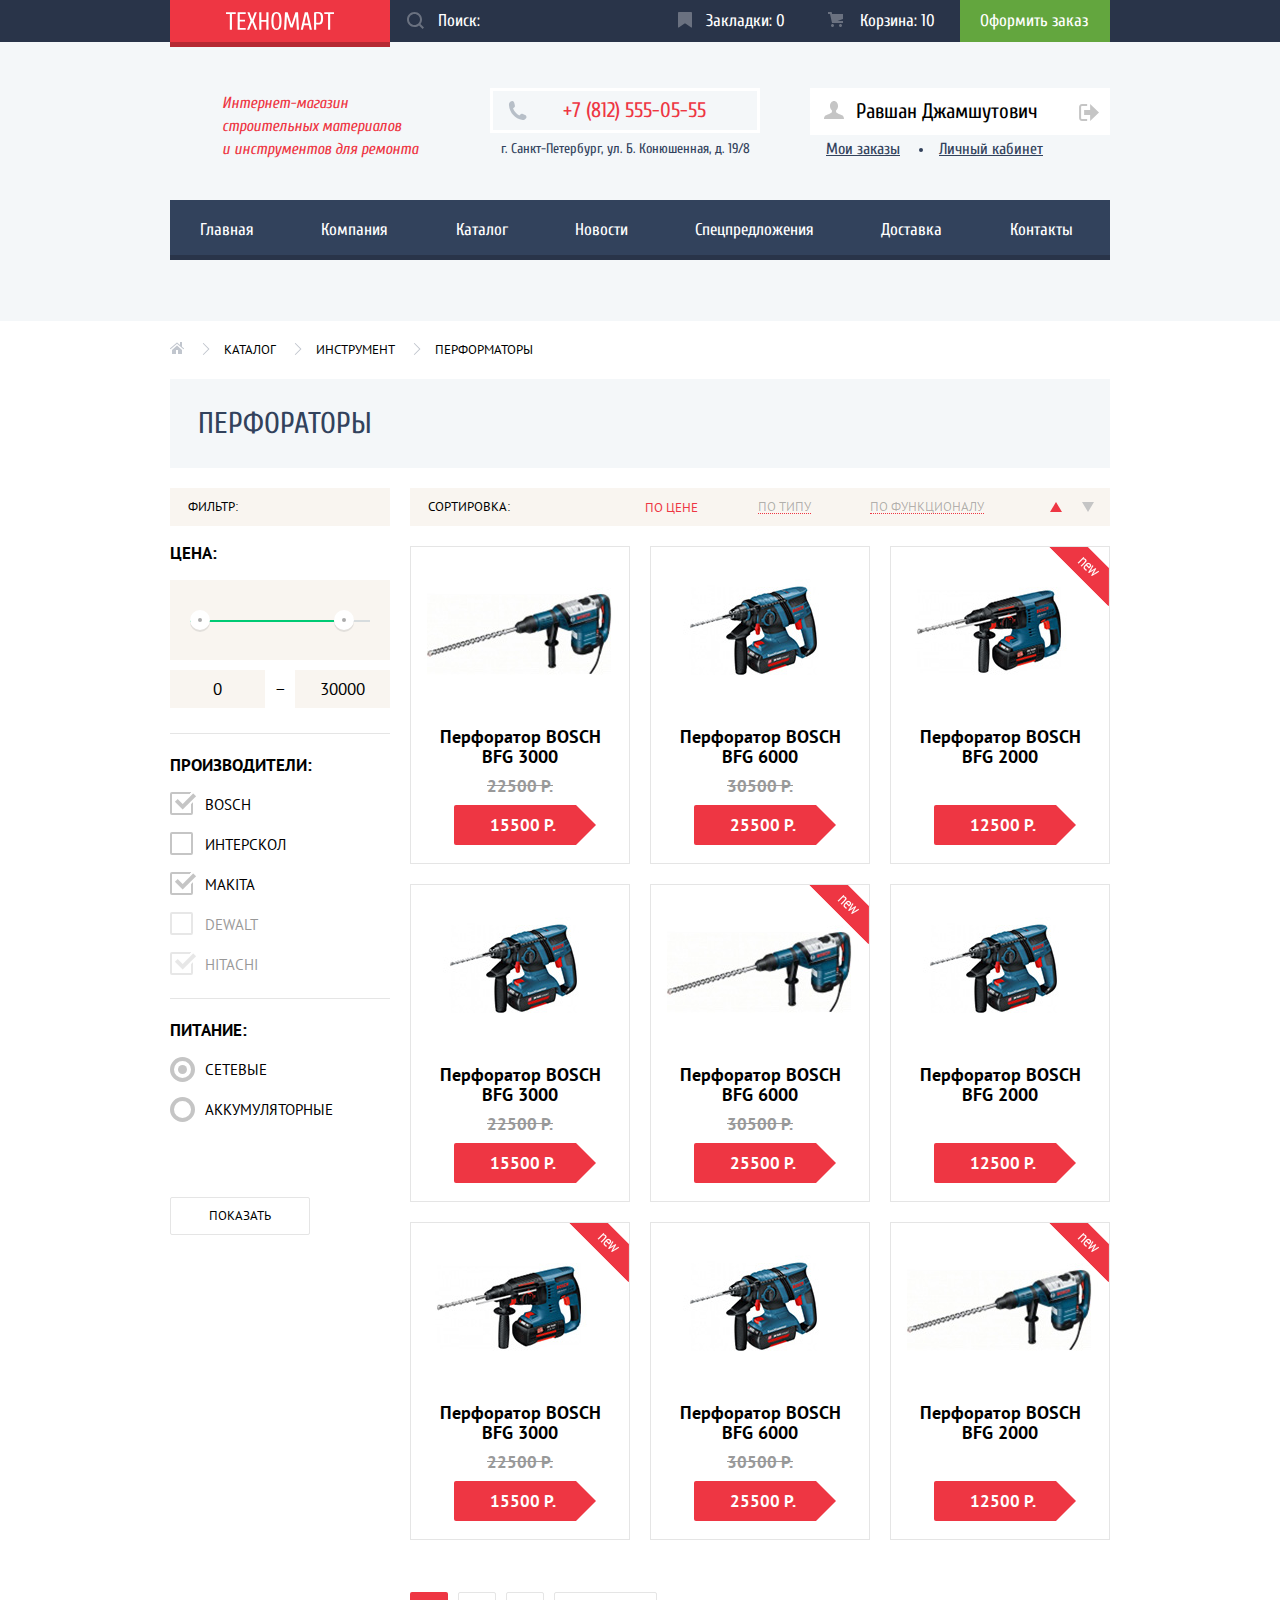
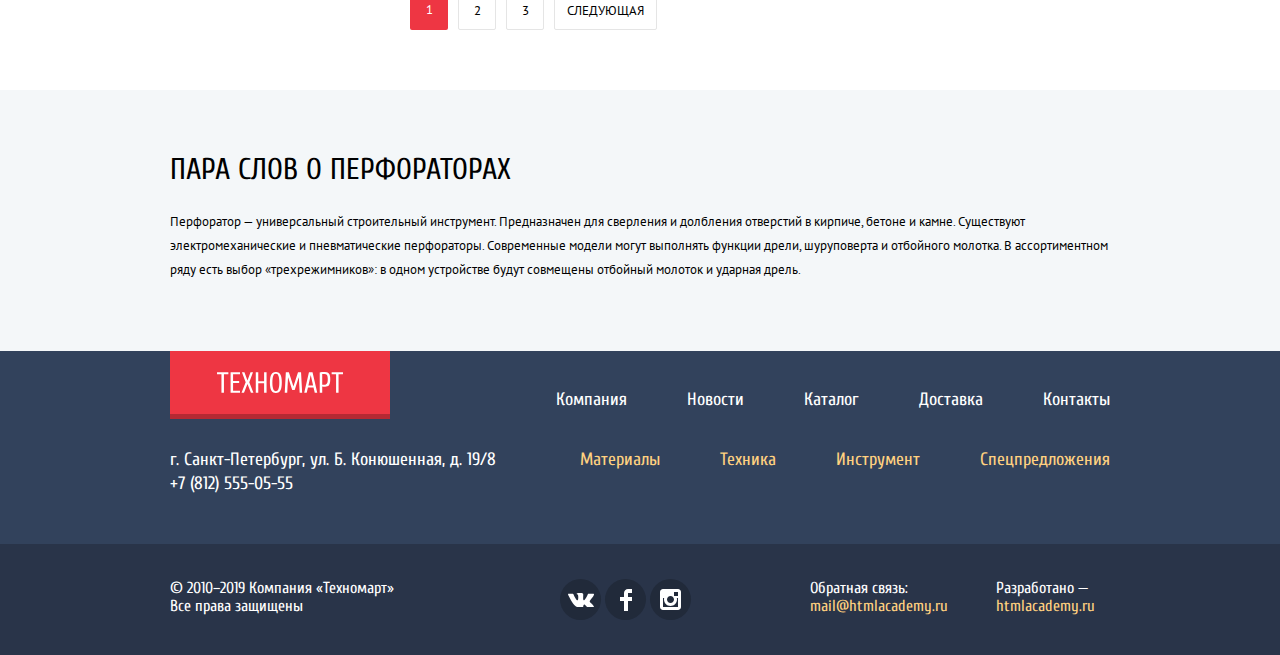
<file: catalog.html>
<!DOCTYPE html>
<html lang="ru">
  <head>
    <meta charset="utf-8">
    <title>Перфораторы</title>
    <link rel="stylesheet" href="css/style.css">
    <link rel="stylesheet" href="css/normalize.css">
    <link href="https://fonts.googleapis.com/css?family=PT+Sans:400,400i,700&display=swap&subset=cyrillic" rel="stylesheet">
    <link href="https://fonts.googleapis.com/css?family=Cuprum:400,700&display=swap&subset=cyrillic" rel="stylesheet">
  </head>
  <body>
    <header class="cuprum-regular">
      <div class="bg-dark-blue">
        <div class="full-section-collumn center-container">
          <div class="header-top-row">
            <div class="header-top-row-left">
              <a href="index.html" class="nav-logo">
                <img src="img/logo.svg" alt="Логотип интернет-магазина «Техномарт»" width="108" height="18">
              </a>
              <form class="header-search">
                <button type="button" name="search" class="search-btn">
                  <span class="visually-hidden">Искать</span>
                </button>
                <label for="header-search-id" class="visually-hidden">Поиск:</label>
                <input type="text" name="header-search" id="header-search-id" placeholder="Поиск:" class="header-search-input cuprum-regular">
                <svg width="17px" height="17px" viewBox="0 0 17 17" version="1.1" xmlns="http://www.w3.org/2000/svg" xmlns:xlink="http://www.w3.org/1999/xlink">
                  <path d="M17,15.586 L13.458,12.044 C14.421,10.782 15,9.21 15,7.5 C15,3.358 11.643,0 7.5,0 C3.358,0 0,3.358 0,7.5 C0,11.643 3.358,15 7.5,15 C9.21,15 10.782,14.421 12.044,13.458 L15.586,17 L17,15.586 Z M2,7.5 C2,4.467 4.467,2 7.5,2 C10.532,2 13,4.467 13,7.5 C13,10.532 10.532,13 7.5,13 C4.467,13 2,10.532 2,7.5 Z"></path>
                </svg>
              </form>
            </div>
            <div class="header-top-row-right">
              <a href="#" class="header-bookmark">Закладки: <span class="header-bookmarks-number">0</span></a>
              <a href="#" class="header-cart">Корзина: <span class="header-cart-number">10</span></a>
              <a href="#" class="header-order">Оформить заказ</a>
            </div>
          </div>
        </div>

      </div>
      <div class="bg-gray">
        <div class="center-container">
            <div class="header-middle-row">
              <div class="one-thirds-section-collumn">
                <div class="header-company-description cuprum-italic">Интернет-магазин <br>строительных материалов <br>и инструментов для ремонта</div>
              </div>
              <div class="one-thirds-section-collumn">
                <div class="header-contacts">
                  <a href="tel:+78125550555" class="header-phone">+7 (812) 555-05-55</a>
                  <address class="header-address">
                    г. Санкт-Петербург, ул. Б. Конюшенная, д. 19/8
                  </address>
                </div>
              </div>
              <div class="one-thirds-section-collumn">
                <div class="header-account">
                  <div class="header-account-buttons">
                    <div class="user-entered header-username enter-button">
                      <a href="profile.html" class="">
                        <div class="user-entered-icon">
                          <svg width="20px" height="18px" viewBox="0 0 20 18" version="1.1" xmlns="http://www.w3.org/2000/svg" xmlns:xlink="http://www.w3.org/1999/xlink" fill="#c5c5c5">
                              <path d="M17.881,14.166 C15.737,13.431 13.625,12.5 12.674,11.776 C12.017,11.275 11.904,10.158 12.157,9.361 C13.275,8.458 14.021,6.884 14.021,5.083 C14.021,2.276 12.221,0 10,0 C7.779,0 5.979,2.276 5.979,5.083 C5.979,6.884 6.725,8.457 7.842,9.36 C8.095,10.158 7.983,11.275 7.325,11.776 C6.375,12.5 4.262,13.43 2.118,14.166 C-0.026,14.902 -7.42029178e-06,18 -7.42029178e-06,18 L20.000013,18 C20.000013,18 20.025,14.901 17.881,14.166 Z"></path>
                          </svg>
                        </div>
                        <span>Равшан Джамшутович</span>
                      </a>
                      <a href="quit.html" class="quit-icon">
                        <svg width="20px" height="17px" viewBox="0 0 20 17" version="1.1" xmlns="http://www.w3.org/2000/svg" xmlns:xlink="http://www.w3.org/1999/xlink" fill="#c5c5c5">
                            <path d="M20,8.5 L11.125,17 L11.125,11 L5.125,11 L5.125,6 L11.125,6 L11.125,0 L20,8.5 Z M2.106,13.952 C2.124,14.327 2.277,15.01 3.116,15.01 L8.143,15.01 L8.143,17 L3.116,17 C0.938,17 0.112,15.189 0.087,13.973 L0.087,3.027 C0.112,1.81 0.938,0 3.116,0 L8.143,0 L8.143,1.991 L3.116,1.991 C2.277,1.991 2.124,2.672 2.106,3.048 L2.106,13.952 Z" id="Shape"></path>
                        </svg>
                        <span class="visually-hidden">Выйти</span>
                      </a>
                    </div>
                  </div>
                  <ul class="header-account-menu">
                      <li><a href="#">Мои заказы</a></li>
                      <li><a href="#">Личный кабинет</a></li>
                  </ul>
              </div>
              </div>
          </div>
          <div class="full-section-collumn">
            <nav class="header-bottom-row">
              <ul class="header-main-navigation main-navigation">
                <li><a href="index.html">Главная</a></li>
                <li><a href="company.html">Компания</a></li>
                <li><a href="catalog.html">Каталог</a></li>
                <li><a href="news.html">Новости</a></li>
                <li><a href="promo.html">Спецпредложения</a></li>
                <li><a href="delivery.html">Доставка</a></li>
                <li><a href="contacts.html">Контакты</a></li>
              </ul>
            </nav>
          </div>
        </div>
      </div>
    </header>

    <main>
    <div class="center-container full-section-collumn">
      <section class="inner-page-title">
        <ul class="bread-crumbs">
          <li class="bread-crumbs-item">
            <a href="/">
              <span class="visually-hidden">Главная</span>
              <svg width="14px" height="12px" viewBox="0 0 14 12" version="1.1" xmlns="http://www.w3.org/2000/svg" xmlns:xlink="http://www.w3.org/1999/xlink" fill="#C1C6CE">
                <path d="M2,8 L7,3.516 L12,8 L12,12 L8,12 L8,8 L6,8 L6,12 L2,12 L2,8 Z M13.831,6.365 C14.038,6.548 14.058,6.864 13.875,7.071 C13.776,7.182 13.639,7.24 13.5,7.24 C13.383,7.24 13.265,7.199 13.169,7.115 L7,1.677 L0.832,7.115 C0.737,7.199 0.619,7.24 0.501,7.24 C0.363,7.24 0.225,7.183 0.126,7.071 C-0.056,6.864 -0.036,6.548 0.171,6.365 L6.669,0.635 C6.688,0.618 6.712,0.612 6.733,0.598 C6.76,0.581 6.785,0.563 6.813,0.552 C6.845,0.539 6.875,0.533 6.908,0.527 C6.939,0.521 6.969,0.515 7,0.515 C7.032,0.515 7.062,0.521 7.093,0.527 C7.125,0.533 7.156,0.539 7.188,0.551 C7.216,0.563 7.242,0.58 7.268,0.598 C7.289,0.612 7.312,0.618 7.332,0.635 L10,2.987 L10,0 L12,0 L12,4.751 L13.831,6.365 Z"></path>
              </svg>
            </a>
          </li>
          <li class="bread-crumbs-item"><a href="">Каталог</a></li>
          <li class="bread-crumbs-item"><a href="">Инструмент</a></li>
          <li class="bread-crumbs-item-current">Перформаторы</li>
        </ul>
        <div class="big-headline-block bg-gray">
          <h1 class="headline-1 blue-font">Перфораторы</h1>
        </div>
      </section>

      <div class="catalog">
        <div class="catalog-filter">
          <div class="small-headline-block bg-beige">
            <h2>Фильтр:</h2>
          </div>
          <form action="https://echo.htmlacademy.ru" method="get" oninput="minoutput.value=mincount.value, maxoutput.value=maxcount.value">
            <fieldset class="filter-price">
              <legend>Цена:</legend>
              <div class="price-contols bg-beige">
                <div class="price-scale">
                  <div class="scale-bar"></div>
                  <div class="price-range price-range-min"></div>
                  <div class="price-range price-range-max"></div>
                </div>
                <!-- <input type="range" id="minpcount" name="mincount" min="1" max="40000" step="1" class="price-range">
                <input type="range" id="maxcount" name="maxcount" min="1" max="40000" step="1"> -->

              </div>
              <div class="output-fields">
                <output name="minoutput" class="bg-beige">0</output>
                <span> — </span>
                <output name="maxoutput" class="bg-beige">30000</output>
              </div>
            </fieldset>
            <hr>
            <fieldset class="filter-vendors">
              <legend>Производители:</legend>
                <ul class="vendors-checkbox">
                  <li><input type="checkbox" name="BOSCH" id="bosch-id" value="BOSCH-on" checked><label for="bosch-id">BOSCH</label></li>
                  <li><input type="checkbox" name="interskol" id="interskol-id" value="interskol-on"><label for="interskol-id">Интерскол</label></li>
                  <li><input type="checkbox" name="makita" id="makita-id" value="makita-on" checked><label for="makita-id">Makita</label></li>
                  <li><input type="checkbox" name="dewalt" id="dewalt-id" value="dewalt-on" disabled><label for="dewalt-id">DeWALt</label></li>
                  <li><input type="checkbox" name="hitachi" id="hitachi-id" value="hitachi-on" checked disabled><label for="hitachi-id">Hitachi</label></li>
                </ul>
            </fieldset>
            <hr>
            <fieldset class="filter-product-categories">
              <legend>Питание:</legend>
              <ul class="charging-radio">
                <li><input type="radio" name="charging-group" id="cable-id" value="cable" checked><label for="cable-id">Сетевые</label></li>
                <li><input type="radio" name="charging-group" id="battery-id" value="battery"><label for="battery-id">Аккумуляторные</label></li>
              </ul>
            </fieldset>
            <button type="submit" name="show-button" class="border-button">Показать</button>
          </form>
        </div>

        <div class="catalog-items">
          <div class="catalog-items-sort small-headline-block bg-beige">
            <h2>Сортировка:</h2>
            <div class="sort-item">
              <a href="#" class="current">По цене</a>
            </div>
            <div class="sort-item">
              <a href="#">По типу</a>
            </div>
            <div class="sort-item">
              <a href="#">По функционалу</a>
            </div>
            <div class="sort-item sort-triangles-wrapper">
              <a href="#" class="sort-triangle sort-up current"><span class="visually-hidden">По возрастанию</span></a>
              <a href="#" class="sort-triangle sort-down"><span class="visually-hidden">По убыванию</span></a>
            </div>
          </div>
          <h2 class="visually-hidden">Товары</h2>
          <div class="shifting-left">
          <ul class="catalog-list">
            <li class="catalog-product-item">
              <ul class="product-buttons-on-hover">
                <li><button type="button" name="add-to-cart-button" class="add-to-cart-button">Купить</button></li>
                <li><button type="button" name="add-to-bookmarks-button" class="add-to-bookmarks-button">В закладки</button></li>
              </ul>
              <a href="#">
                <img src="img/upload/catalog/perforator_1.jpg" width="218" height="170" alt="Перфоратор BOSCH BFG 3000" class="product-item-image">
                <h3 class="product-item-name">Перфоратор BOSCH BFG 3000</h3>
                <span class="old-price">22500 Р.</span>
              </a>
              <button type="button" name="add-to-cart-button" class="price-button">15500 Р.</button>
            </li>
            <li class="catalog-product-item">
              <ul class="product-buttons-on-hover">
                <li><button type="button" name="add-to-cart-button" class="add-to-cart-button">Купить</button></li>
                <li><button type="button" name="add-to-bookmarks-button" class="add-to-bookmarks-button">В закладки</button></li>
              </ul>
              <a href="#">
                <img src="img/upload/catalog/perforator_2.jpg" width="218" height="170" alt="Перфоратор BOSCH BFG 6000" class="product-item-image">
                <h3 class="product-item-name">Перфоратор BOSCH BFG 6000</h3>
                <span class="old-price">30500 Р.</span>
              </a>
              <button type="button" name="add-to-cart-button" class="price-button">25500 Р.</button>
            </li>
            <li class="catalog-product-item">
              <div class="new-item"><span class="visually-hidden">Новинка</span></div>
              <ul class="product-buttons-on-hover">
                <li><button type="button" name="add-to-cart-button" class="add-to-cart-button">Купить</button></li>
                <li><button type="button" name="add-to-bookmarks-button" class="add-to-bookmarks-button">В закладки</button></li>
              </ul>
              <a href="#">
                <img src="img/upload/catalog/perforator_3.jpg" width="218" height="170" alt="Перфоратор BOSCH BFG 2000" class="product-item-image">
                <h3 class="product-item-name">Перфоратор BOSCH BFG 2000</h3>
                <span class="old-price"> </span>
              </a>
              <button type="button" name="add-to-cart-button" class="price-button">12500 Р.</button>
            </li>
            <li class="catalog-product-item">
              <ul class="product-buttons-on-hover">
                <li><button type="button" name="add-to-cart-button" class="add-to-cart-button">Купить</button></li>
                <li><button type="button" name="add-to-bookmarks-button" class="add-to-bookmarks-button">В закладки</button></li>
              </ul>
              <a href="#">
                <img src="img/upload/catalog/perforator_4.jpg" width="218" height="170" alt="Перфоратор BOSCH BFG 3000" class="product-item-image">
                <h3 class="product-item-name">Перфоратор BOSCH BFG 3000</h3>
                <span class="old-price">22500 Р.</span>
              </a>
              <button type="button" name="add-to-cart-button" class="price-button">15500 Р.</button>
            </li>
            <li class="catalog-product-item">
              <div class="flag new-item ">Новинка</div>
              <ul class="product-buttons-on-hover">
                <li><button type="button" name="add-to-cart-button" class="add-to-cart-button">Купить</button></li>
                <li><button type="button" name="add-to-bookmarks-button" class="add-to-bookmarks-button">В закладки</button></li>
              </ul>
              <a href="#">
                <img src="img/upload/catalog/perforator_1.jpg" width="218" height="170" alt="Перфоратор BOSCH BFG 6000" class="product-item-image">
                <h3 class="product-item-name">Перфоратор BOSCH BFG 6000</h3>
                <span class="old-price">30500 Р.</span>
              </a>
              <button type="button" name="add-to-cart-button" class="price-button">25500 Р.</button>
            </li>
            <li class="catalog-product-item">
              <ul class="product-buttons-on-hover">
                <li><button type="button" name="add-to-cart-button" class="add-to-cart-button">Купить</button></li>
                <li><button type="button" name="add-to-bookmarks-button" class="add-to-bookmarks-button">В закладки</button></li>
              </ul>
              <a href="#">
                <img src="img/upload/catalog/perforator_2.jpg" width="218" height="170" alt="Перфоратор BOSCH BFG 2000" class="product-item-image">
                <h3 class="product-item-name">Перфоратор BOSCH BFG 2000</h3>
                <span class="old-price"> </span>
              </a>
              <button type="button" name="add-to-cart-button" class="price-button">12500 Р.</button>
            </li>
            <li class="catalog-product-item">
              <div class="flag new-item ">Новинка</div>
              <ul class="product-buttons-on-hover">
                <li><button type="button" name="add-to-cart-button" class="add-to-cart-button">Купить</button></li>
                <li><button type="button" name="add-to-bookmarks-button" class="add-to-bookmarks-button">В закладки</button></li>
              </ul>
              <a href="#">
                <img src="img/upload/catalog/perforator_3.jpg" width="218" height="170" alt="Перфоратор BOSCH BFG 3000" class="product-item-image">
                <h3 class="product-item-name">Перфоратор BOSCH BFG 3000</h3>
                <span class="old-price">22500 Р.</span>
              </a>
              <button type="button" name="add-to-cart-button" class="price-button">15500 Р.</button>
            </li>
            <li class="catalog-product-item">
              <ul class="product-buttons-on-hover">
                <li><button type="button" name="add-to-cart-button" class="add-to-cart-button">Купить</button></li>
                <li><button type="button" name="add-to-bookmarks-button" class="add-to-bookmarks-button">В закладки</button></li>
              </ul>
              <a href="#">
                <img src="img/upload/catalog/perforator_4.jpg" width="218" height="170" alt="Перфоратор BOSCH BFG 6000" class="product-item-image">
                <h3 class="product-item-name">Перфоратор BOSCH BFG 6000</h3>
                <span class="old-price">30500 Р.</span>
              </a>
              <button type="button" name="add-to-cart-button" class="price-button">25500 Р.</button>
            </li>
            <li class="catalog-product-item">
              <div class="flag new-item">Новинка</div>
              <ul class="product-buttons-on-hover">
                <li><button type="button" name="add-to-cart-button" class="add-to-cart-button">Купить</button></li>
                <li><button type="button" name="add-to-bookmarks-button" class="add-to-bookmarks-button">В закладки</button></li>
              </ul>
              <a href="#">
                <img src="img/upload/catalog/perforator_1.jpg" width="218" height="170" alt="Перфоратор BOSCH BFG 2000" class="product-item-image">
                <h3 class="product-item-name">Перфоратор BOSCH BFG 2000</h3>
                <span class="old-price"> </span>
              </a>
              <button type="button" name="add-to-cart-button" class="price-button">12500 Р.</button>
            </li>
          </ul>
          </div>
          <ul class="page-navigation">
            <li><a title="" class="border-button current">1</a></li>
            <li><a href="#" title="" class="border-button">2</a></li>
            <li><a href="#" title="" class="border-button">3</a></li>
            <li><a href="#" title="" class="border-button next">Следующая</a></li>
          </ul>
        </div>
      </div>
      </div>

      <article class="catalog-info bg-gray">
        <div class="center-container full-section-collumn">
          <h2 class="headline-1">Пара слов о перфораторах</h2>
          <p>Перфоратор — универсальный строительный инструмент. Предназначен для сверления и долбления отверстий в кирпиче, бетоне и камне. Существуют электромеханические и пневматические перфораторы. Современные модели могут выполнять функции дрели, шуруповерта и отбойного молотка. В ассортиментном ряду есть выбор «трехрежимников»: в одном устройстве будут совмещены отбойный молоток и ударная дрель.</p>
        </div>
      </article>
    </main>

    <footer class="cuprum-regular bg-dark-blue">
      <div class="bg-blue">
        <div class="footer-first-row center-container full-section-collumn">
          <a href="index.html" class="nav-logo">
            <img class="footer-big-nav-logo" src="img/logo.svg" alt="Логотип интернет-магазина «Техномарт»" width="136" height="21">
          </a>
          <nav class="">
            <ul class="footer-main-navigation">
                <li><a href="news.html">Компания</a></li>
                <li><a href="catalog.html">Новости</a></li>
                <li><a href="price.html">Каталог</a></li>
                <li><a href="catalog.html">Доставка</a></li>
                <li><a href="contacts.html">Контакты</a></li>
            </ul>
          </nav>
        </div>
        <div class="footer-second-row center-container full-section-collumn">
          <address class="footer-address cuprum-regular">г. Санкт-Петербург, ул. Б. Конюшенная, д. 19/8 <br>
            <a href="tel:+78125550555">+7 (812) 555-05-55</a>
          </address>
          <nav class="">
            <ul class="footer-secondary-navigation">
              <li><a href="category/materials.html">Материалы</a></li>
              <li><a href="category/equipment.html">Техника</a></li>
              <li><a href="category/tools.html">Инструмент</a></li>
              <li><a href="category/special-offers.html">Спецпредложения</a></li>
            </ul>
          </nav>
        </div>
      </div>
      <div class="footer-third-row center-container">
        <div class="one-thirds-section-collumn">
          <span class="footer-copyright">&#169; 2010–2019 Компания «Техномарт» <br>Все права защищены</span>
        </div>
        <div class="one-thirds-section-collumn">
          <ul class="footer-social-buttons">
          <li>
            <a href="#" class="social-btn social-btn-vk">
              <span class="visually-hidden">Вконтакте</span>
              <svg width="26px" height="15px" viewBox="0 0 26 15" version="1.1" xmlns="http://www.w3.org/2000/svg" xmlns:xlink="http://www.w3.org/1999/xlink">
                <path d="M16.138,12.51 C17.094,12.201 18.318,14.55 19.621,15.449 C20.599,16.13 21.348,15.983 21.348,15.983 L24.821,15.933 C24.821,15.933 26.636,15.821 25.778,14.379 C25.707,14.259 25.275,13.31 23.193,11.357 C21.016,9.314 21.311,9.645 23.932,6.113 C25.529,3.96 26.168,2.645 25.968,2.085 C25.776,1.546 24.603,1.686 24.603,1.686 L20.69,1.713 C20.309,1.714 19.986,1.832 19.839,2.228 C19.836,2.232 19.218,3.894 18.394,5.307 C16.653,8.296 15.958,8.455 15.67,8.268 C15.009,7.835 15.176,6.531 15.176,5.604 C15.176,2.707 15.608,1.499 14.33,1.187 C13.903,1.083 13.591,1.015 12.502,1.005 C11.11,0.984 9.928,1.005 9.258,1.334 C8.813,1.557 8.472,2.046 8.679,2.074 C8.939,2.109 9.522,2.234 9.834,2.66 C10.235,3.212 10.223,4.449 10.223,4.449 C10.223,4.449 10.452,7.86 9.683,8.283 C9.155,8.573 8.433,7.981 6.88,5.267 C6.087,3.879 5.488,2.345 5.488,2.345 C5.488,2.345 5.372,2.06 5.162,1.904 C4.912,1.719 4.562,1.66 4.562,1.66 L0.848,1.684 C0.848,1.684 0.29,1.7 0.085,1.946 C-0.097,2.164 0.07,2.614 0.07,2.614 C0.07,2.614 2.979,9.495 6.273,12.961 C9.293,16.143 12.725,15.932 12.725,15.932 L14.28,15.932 C14.28,15.932 14.749,15.878 14.989,15.62 C15.213,15.38 15.203,14.929 15.203,14.929 C15.203,14.929 15.172,12.82 16.138,12.51 Z"></path>
              </svg>
            </a>
          </li>
          <li>
            <a href="#" class="social-btn social-btn-vk">
              <span class="visually-hidden">Фейсбук</span>
              <svg width="12px" height="22px" viewBox="0 0 12 22" version="1.1" xmlns="http://www.w3.org/2000/svg" xmlns:xlink="http://www.w3.org/1999/xlink">
                <path d="M12,4 L12,0 L8,0 C5.791,0 4,1.791 4,4 L4,8 L0,8 L0,12 L4,12 L4,22 L8,22 L8,12 L12,12 L12,8 L8,8 L8,4 L12,4 Z"></path>
              </svg>
            </a>
          </li>
          <li>
            <a href="#" class="social-btn social-btn-vk">
              <span class="visually-hidden">Инстаграм</span>
              <svg width="21px" height="21px" viewBox="0 0 21 21" version="1.1" xmlns="http://www.w3.org/2000/svg" xmlns:xlink="http://www.w3.org/1999/xlink">
                <path d="M18,0 L3,0 C1.35,0 0,1.35 0,3 L0,18 C0,19.65 1.35,21 3,21 L18,21 C19.65,21 21,19.65 21,18 L21,3 C21,1.35 19.65,0 18,0 Z M10.5,7 C12.43,7 14,8.57 14,10.5 C14,12.43 12.43,14 10.5,14 C8.57,14 7,12.43 7,10.5 C7,8.57 8.57,7 10.5,7 Z M18,18 L3,18 L3,9 L4.181,9 C4.067,9.482 4,9.983 4,10.5 C4,14.09 6.91,17 10.5,17 C14.09,17 17,14.09 17,10.5 C17,9.983 16.934,9.482 16.819,9 L18,9 L18,18 Z M18,7 L14,7 L14,3 L18,3 L18,7 Z"></path>
              </svg>
            </a>
          </li>
        </ul>
        </div>
        <div class="one-thirds-section-collumn">
          <ul class="feedback-and-site-developer">
            <li>
              <b>Обратная связь:</b> <br>
              <a href="mailto:mail@htmlacademy.ru" class="footer-site-developer-link">mail@htmlacademy.ru</a>
            </li>
            <li class="">
              <b>Разработано — </b> <br>
              <a href="https://htmlacademy.ru/intensive/htmlcss" class="footer-site-developer-link">htmlacademy.ru</a>
            </li>
          </ul>
        </div>
      </div>
    </footer>

    <section class="modal cart-popup">
      <div class="modal-content-wrapper">
        <h2 class="headline-1 green-check">Товар добавлен в корзину!</h2>
        <div class="bottom-gray-container">
          <a href="order.html" class="middle-button red-button half-modal-width">Оформить заказ</a>
          <button type="button" name="modal-close-button" class="middle-button white-button half-modal-width">Продолжить покупки</button>
        </div>
      </div>
      <button type="button" name="modal-close-button-2" class="close-modal-button"><span class="visually-hidden">Закрыть</span></button>

    </section>

  <script async="" src="js/catalog.js"></script>
  </body>
</html>
</file>
<file: css/style.css>
/* Main Elements */

html, body {
  box-sizing: border-box;
  margin:0;
  font-family: 'PT Sans', Arial, sans-serif;
  font-size: 13px;
  line-height: 24px;
  color: #000000;
  background-color: #ffffff;
}

*, *::before, *::after {
  box-sizing: inherit;
}

img {
  width: 100%;
  height: auto;
}

.center-container {
  margin: 0 auto;
  width: 960px;
}

/* Grids */

.collumns-wrapper {
  display: flex;
  justify-content: space-between;
  align-items: flex-start;
}

.full-section-collumn {
  width: 960px;
  padding-left: 10px;
  padding-right: 10px;
}

.half-section-collumn {
  width: 460px;
  padding-left: 10px;
  padding-right: 10px;
}

.two-thirds-section-collumn {
  width: 640px;
  padding-left: 10px;
  padding-right: 10px;
}

.one-thirds-section-collumn {
  width: 320px;
  padding-left: 10px;
  padding-right: 10px;
}

.bg-gray {
  background-color: #f4f7f9;
}

.bg-beige {
  background-color: #f9f5f0;
}

.bg-blue {
  background-color: #32425c;
}

.bg-dark-blue {
  background-color: #293449;
}

/* Typography */

.headline-1,
h2.headline-1 {
  display: block;
  font-family: 'Cuprum', Arial, sans-serif;
  font-weight: 400;
  font-size: 30px;
  line-height: 30px;
  text-transform: uppercase;
  margin-top: 20px;
  margin-bottom: 25px;
}

.big-headline-block {
  display: flex;
  justify-content: space-between;
  align-items: center;
  margin: 0;
  margin-bottom: 20px;
  padding: 10px 25px 14px 28px;
}

.big-headline-block .headline-1,
.big-headline-block h2.headline-1 {
  margin-bottom: 15px;
}

.small-headline-block {
  display: flex;
  align-items: center;
  min-height: 38px;
  padding: 7px 18px 7px;
  margin-top: 0;
  margin-bottom: 12px;
}

.small-headline-block h2 {
  display: inline-block;
  vertical-align: top;
  text-transform: uppercase;
  font-size: 13px;
  line-height: 18px;
  font-weight: normal;
  margin: 0;
  padding: 0;
}

.blue-font {
  color: #32425c;
}

.cuprum-regular {
  font-family: 'Cuprum', Arial, sans-serif;
}

.cuprum-bold {
  font-family: 'Cuprum', Arial, sans-serif;
  font-weight: 700;
}

.cuprum-italic {
  font-family: 'Cuprum', Arial, sans-serif;
  font-style: italic;
}

.visually-hidden:not(:focus):not(:active),
input[type="checkbox"].visually-hidden,
input[type="radio"].visually-hidden {
  position: absolute;

  width: 1px;
  height: 1px;
  margin: -1px;
  border: 0;
  padding: 0;
  line-height: 0;
  white-space: nowrap;

  clip-path: inset(100%);
  clip: rect(0 0 0 0);
  overflow: hidden;
}

.basic-content p {
  margin-top: ;
  margin-bottom: 25px;
}

/* Buttons */

.middle-button {
  font-family: 'Cuprum', Arial, sans-serif;
  font-size: 14px;
  line-height: 18px;
  border: none;
  text-transform: uppercase;
  text-decoration: none;
  padding: 10px;
  min-height: 38px;
  text-align: center;
}

.red-button {
  color: #ffffff;
  background-color: #ee3643;
}

.red-button:hover {
  background-color: #ca2c37;
}

.red-button:active {
  background-color: #ba2732;
}

.white-button {
  background-color: #ffffff;
  color: #000000;
}

.transparent-button,
a.transparent-button {
  background-color: rgba(0,0,0,0.1);
  color: #ffffff;
}

.transparent-button:hover {
    background-color: rgba(0,0,0,0.2);
}

.transparent-button:active {
    background-color: rgba(0,0,0,0.3);
}

.border-button {
  color: #000000;
  font-size: 13px;
  line-height: 18px;
  background: #ffffff;
  border: 1px solid #E5E5E5;
  border-radius: 2px;
  text-transform: uppercase;
  text-decoration: none;
  text-align: center;
}

.border-button:hover {
  border-color: #bdc6ca;
}

.border-button:active {
  border-color: #ee3643;
}

.border-button.current {
  border: none;
  background-color: #ee3643;
  color: #ffffff;
}

.extra-large-button {
  width: 250px;
}

/* Header Top Row */

.header-top-row {
  display: flex;
  justify-content: space-between;
  min-height: 42px;
}

.header-top-row-left {
  display: flex;
  flex-wrap: wrap;
  max-width: 490px;
}

.header-top-row-right {
  display: flex;
  flex-wrap: wrap;
  max-width: 450px;
}

.header-top-row-right a {
  display: inline-block;
  vertical-align: top;
  color: #ffffff;
  font-size: 17px;
  line-height: 18px;
  text-decoration: none;
  min-width: 150px;
  padding: 12px 20px;
}

.header-top-row-right a:hover {
  background-color: #212a3a;
}

.header-top-row-right a:active {
  color: rgba(255,255,255,0.6);
  background-color: #161d29;
}

.header-top-row-right a.header-order {
  background-color: #63a63e;
}

.header-top-row-right a.header-order:hover {
  background-color: #5fbb2d;
}

.header-top-row-right a.header-order:active {
  color: rgba(255,255,255,0.5);
  background-color: #518534;
}

a.header-bookmark {
  position: relative;
  padding-left: 46px;
  padding-right: 10px;
}

a.header-bookmark::before {
  position: absolute;
  content: '';
  width: 14px;
  height: 16px;
  top: 12px;
  left: 18px;
  background: url("../img/icon-bookmark.svg") no-repeat;
  opacity: 0.3;
}

a.header-bookmark:hover::before {
  opacity: 1;
}

a.header-bookmark:active::before {
  opacity: 0.5;
}

a.header-cart {
  position: relative;
  padding-left: 50px;
  padding-right: 10px;
}

a.header-cart::before {
  position: absolute;
  content: '';
  width: 15px;
  height: 15px;
  top: 12px;
  left: 18px;
  background: url("../img/cart-icon.svg") no-repeat;
  opacity: 0.3;
}

a.header-cart:hover::before {
  opacity: 1;
}

a.header-cart:active::before {
  opacity: 0.5;
}

a.item-added {
  background-color: #ee3643;
}

a.item-added:hover {
  background-color: #ca2c37;
}

a.item-added:active {
  background-color: #ba2732;
}

a.nav-logo {
  display: flex;
  background-color: #ee3643;
  position: relative;
  z-index: 11;
  width: 220px;
  height: 42px;
}

a.nav-logo:hover {
  background-color: #ca2c37;
}

a.nav-logo:active {
  background-color: #ba2732;
}

a.nav-logo::before {
  content: "";
  position: absolute;
  display: block;
  width: 100%;
  height: 5px;
  bottom: -5px;
  background-color: #ee3643;
  border-bottom: 5px solid rgba(0,0,0,0.24);
  z-index: 10;
}

.nav-logo img {
  width: 108px;
  height: 18px;
  margin: auto;
}

.header-search {
  flex-grow: 1;
  display: flex;
  position: relative;
}

.header-search input {
  width: 100%;
  padding-left: 48px;
  font-size: 17px;
  line-height: 18px;
  color: #ffffff;
  background-color: transparent;
  border: none;
}

.header-search input::placeholder {
  color: #ffffff;
}

.header-search input:hover {
  color: #ffffff;
  background-color: #212a3a;
}

.header-search input:focus {
  color: #000000;
  background-color: #ffffff;
}

.header-search button {
  position: absolute;
  cursor: pointer;
  border: none;
  background-color: transparent;
  font-size: 0;
  width: 17px;
  height: 17px;
  padding: 0;
  margin: 0;
  border: none;
  top: 12px;
  left: 17px;
  z-index: 50
}

.header-search svg {
  position: absolute;
  width: 17px;
  height: 17px;
  fill: #ffffff;
  opacity: 0.3;
  top: 12px;
  left: 17px;
}

.header-search:hover svg {
  fill: #ffffff;
  opacity: 1;
}

.header-search-input:focus ~ svg {
  fill: #ee3643;
  opacity: 1;
  z-index: 1;
}

/* Header Middle Row */

.header-middle-row {
  display: flex;
  justify-content: space-between;
  padding-top: 46px;
}

.header-company-description {
  padding-top: 4px;
  padding-left: 52px;
  margin: 0;
  font-size: 16px;
  line-height: 23px;
  font-weight: 400;
  color: #ee3643;
  max-width: 260px;
}

.header-contacts {
  width: 270px;
}

a.header-phone {
  display: block;
  position: relative;
  padding: 9px 50px 9px 70px;
  align-items: center;
  margin-top: 0;
  margin-bottom: 4px;
  color: #ee3643;
  font-size: 21px;
  line-height: 21px;
  text-decoration: none;
  border: 3px solid #ffffff;
}

a.header-phone::before {
  position: absolute;
  content: '';
  left: 15px;
  top: 10px;
  width: 19px;
  height: 19px;
  background: url("../img/icon-phone.svg") no-repeat;
}

.header-address {
  font-size: 14px;
  line-height: 24px;
  text-align: center;
  color: #32425c;
  font-style: normal;
}

.enter-button {
   display: inline-block;
   vertical-align: top;
   font-size: 21px;
   line-height: 21px;
   padding: 11px 24px;
   margin-left: 10px;
   color: #000000;
   background-color: #ffffff;
   text-decoration: none;
 }

.enter-button:first-child {
    margin-left: 0;
  }

.enter-button:hover,
.enter-button a:hover {
   color: #ee3643;
 }

.enter-button:active,
.enter-button a:active {
   color: rgba(0,0,0,0.3);
 }

.header-login {
   position: relative;
   padding-left: 48px;
 }

.header-login svg {
   position: absolute;
   left: 14px;
   top: 13px;
 }

.header-login:hover svg {
   fill: #32425C;
 }

.header-login:active svg {
   fill: #c5c5c5;
 }

.user-entered {
   position: relative;
   width: 300px;
   padding: 13px 46px;
   background-color: #ffffff;
   text-decoration: none;
   margin-bottom: 3px;
 }

.user-entered a {
   text-decoration: none;
   font-size: 21px;
   line-height: 21px;
   color: #000000;
 }

.quit-icon {
  position: absolute;
  display: inline-block;
  vertical-align: top;
  cursor: pointer;
  width: 21px;
  height: 17px;
  border: none;
  background: none;
  top: 16px;
  right: 10px;
  padding: 0;
  margin: 0;
}

.quit-icon:hover svg {
  fill: #32425c;
}

.quit-icon:active svg {
  fill: #c5c5c5;
}

.user-entered-icon {
  position: absolute;
  left: 14px;
  top: 13px;
  }

.user-entered-icon:hover svg {
    fill: #32425c;
  }

.user-entered-icon:active svg {
    fill: #c5c5c5;
  }

 .user-entered:active {
   color: rgba(0,0,0,0.3);
 }


ul.header-account-menu {
   list-style: none;
   padding: 0;
   margin: 0;
   margin-right: auto;
}

.header-account {
  display: flex;
  flex-wrap: wrap;
  flex-direction: row;
  justify-content: flex-end;
}

.header-account-menu li {
   margin-left: 36px;
   display: inline-block;
   vertical-align: top;
   position: relative;
 }

.header-account-menu li:first-child {
    margin-left: 16px;
  }

.header-account-menu li:not(:first-child):before {
   content: "";
   position: absolute;
   left: -20px;
   top: 10px;
   width: 4px;
   height: 4px;
   border-radius: 50%;
   background-color: #32425c;
  }

.header-account-menu a {
   font-size: 16px;
   line-height: 18px;
   color: #32425c;
 }

.header-account-menu a:hover {
    color: #ee3643;
  }

.header-account-menu a:active {
     color: rgba(0,0,0,0.3);
   }

/* Header Bottom Row */

.header-bottom-row {
  padding-top: 38px;
  padding-bottom: 60px;
  border-bottom: 1px solid transparent;
}

.header-main-navigation {
  display: flex;
  justify-content: flex-start;
  flex-wrap: wrap;
  min-height: 60px;
  background-color: #32425c;
  box-shadow: inset 0 -5px 0 0 #293449;
  list-style: none;
  padding: 0;
  margin: 0;
  font-size: 17px;
  color: #ffffff;
}

.header-main-navigation li {
  display: flex;
  flex: 1 1 auto;
}

.header-main-navigation a {
  display: block;
  color: #ffffff;
  text-decoration: none;
  width: 100%;
  height: 100%;
  padding: 18px 30px;
}

.header-main-navigation a:hover {
  background-color: #1d2739;
}

.header-main-navigation a:active {
  background-color: #1d2739;
  color: rgba(255, 255, 255, 0.5);
}

/* Banners */

.index-banners {
  display: flex;
  flex-wrap: wrap;
  margin-top: 60px;
  margin-bottom: 33px;
}

.small-banner {
  display: inline-block;
  position: relative;
  vertical-align: top;
  width: 300px;
  height: 123px;
  padding-top: 20px;
  padding-left: 22px;
  margin-left: 20px;
  margin-bottom: 20px;
}

.index-banners > .small-banner:first-of-type {
  margin-left: 0;
}

.small-banner-title {
  display: block;
  font-size: 24px;
  line-height: 30px;
  color: #ffffff;
  margin-bottom: 13px;
}

.small-banner .middle-button {
  display: block;
  width: 135px;
}

.big-banners-slider {
  display: inline-block;
  vertical-align: top;
  position: relative;
  width: 620px;
  height: 266px;
}

.banner-slide {
  position: absolute;
  top: 0;
  left: 0;
  padding: 25px;
  padding-top: 24px;
  width: 100%;
  height: 100%;
  background-color: #333333;
}

.current-slide {
  z-index: 1;
}

.banner-slide h3 {
  color: white;
  font-size: 36px;
  line-height: 36px;
  margin-bottom: 2px;
  margin-top: 0;
  text-transform: uppercase;
}

.banner-slide p {
  color: white;
  font-size: 18px;
  line-height: 24px;
  margin-bottom: 10px;
  margin-top: 0;
}

.previous-slide-button {
  position: absolute;
  cursor: pointer;
  z-index: 2;
  top: 42%;
  left: 25px;
  width: 22px;
  height: 40px;
  border: none;
  background: transparent;
  padding: 0;
}

.next-slide-button {
  position: absolute;
  cursor: pointer;
  z-index: 2;
  top: 42%;
  right: 25px;
  width: 22px;
  height: 40px;
  border: none;
  background: transparent;
  padding: 0;
}

.previous-slide-button svg,
.next-slide-button svg {
  fill: #ffffff;
}

.big-banners-slider .middle-button {
  position: absolute;
  width: 195px;
  left: 25px;
  bottom: 22px;
  z-index: 2;
}

.banner-switcher {
  position: absolute;
  left: 50%;
  margin-left: -14px;
  bottom: 37px;
  z-index: 3;
  font-size: 0;
  line-height: 0;
  list-style: none;
  padding: 0;
}

.switcher-item {
  position: relative;
  display: inline-block;
  vertical-align: top;
  width: 10px;
  height: 10px;
  margin-right: 10px;
  background-color: #ffffff;
  border-radius: 50%;
  cursor: pointer;

}

.switcher-item:last-child {
  margin-right: 0;
}

.current.switcher-item {
  cursor: auto;
}

.current.switcher-item::after {
  position: absolute;
  content: '';
  width: 6px;
  height: 6px;
  top: 2px;
  left: 2px;
  border-radius: 50%;
  background-color: #ee3643;
}

.banner-perforators {
  background: url("../img/upload/banners/perforators-promo.jpg") no-repeat;
}

.banner-drills {
  background: url("../img/upload/banners/drills-promo.jpg") no-repeat;
}

.vertical-banner-wrapper {
  display: flex;
  flex-direction: column;
}

.banner-materials {
  background-color: #ffbf47;
  background-image: url("../img/upload/banners/materials.svg");
  background-repeat: no-repeat;
  background-size: 44px 65px;
  background-position: 213px 31px;
}

.banner-tools {
  background-color: #3bbce3;
  background-image: url("../img/upload/banners/tools.svg");
  background-repeat: no-repeat;
  background-size: 75px 61px;
  background-position: 197px 33px;
}

.banner-equipment {
  background-color: #dc91d8;
  background-image: url("../img/upload/banners/equipment.svg");
  background-repeat: no-repeat;
  background-size: 78px 62px;
  background-position: 191px 31px;
}

.banner-discounts {
  background-color: #8ed78f;
  background-image: url("../img/upload/banners/discounts.svg");
  background-repeat: no-repeat;
  background-size: 59px 72px;
  background-position: 196px 26px;
}

.banner-delivery {
  background-color: #ffbf47;
  background-image: url("../img/upload/banners/delivery.svg");
  background-repeat: no-repeat;
  background-size: 78px 63px;
  background-position: 191px 32px;
}

/* Popular Items */


/* Popular Vendors */

.popular-vendors {
  padding-bottom: 65px;
}

.popular-vendors-list {
  display: flex;
  flex-direction: row;
  flex-wrap: wrap;
  padding: 0;
  margin: 0;
  list-style: none;
}

.popular-vendors-item {
  width: 220px;
  height: 145px;
  border: 1px solid #eaeaea;
  margin-left: 20px;
  margin-bottom: 20px;
}

.popular-vendors-item a {
  display: flex;
  height: 100%;
  align-items: center;
  justify-content: center;
}

.popular-vendors-item img {
  width: auto;
}

.popular-vendors-item:hover {
  box-shadow: 0 10px 25px 0 rgba(41,52,73,0.50);
}

.popular-vendors-item:active {
  box-shadow: 0 4px 10px 0 rgba(41,52,73,0.50);
}

/* Services */

.services {
  padding-top: 45px;
}

ul.vertical-tab-slider {
  position: relative;
  display: flex;
  flex-direction: column;
  justify-content: center;
  align-items: stretch;
  height: 279px;
  list-style: none;
  padding: 0;
  margin: 0;
  margin-top: -4px;
  margin-right: 60px;
}

.vertical-tab-slider::before {
  position: absolute;
  content: '';
  z-index: 1;
  width: 10px;
  height: 279px;
  top: 0;
  right: 0;
  background: url("../img/vertical-tab-slider-shadow.png") no-repeat;
}

.vertical-tab-slider button {
  width: 100%;
  display: block;
  padding: 16px 22px;
  text-align: left;
  font-size: 21px;
  line-height: 30px;
  font-family: 'Cuprum', Arial, sans-serif;
  font-weight: 700;
  color: #ffffff;
  background-color: #32425c;
  border: none;
  box-shadow: inset 0 -1px 0 #293449, inset 0 1px 0 #405069;
  cursor: pointer;
}

.vertical-tab-slider button:hover {
  background-color: #293449;
}

.vertical-tab-slider button.current {
  color: #32425c;
  background-color: #ffffff;
  box-shadow: none;
}

.vertical-tab-slides {
  position: relative;
  list-style: none;
  padding: 0;
  margin: 0;
  margin-top: 14px;
  min-height: 314px;
}

.vertical-tab-slide {
  position: absolute;
  width: 100%;
  height: 100%;
  background-repeat: no-repeat;
  background-position: bottom right;
  background-color: #f4f8f9;
}

.vertical-tab-slide.current {
  z-index: 1;
}

.vertical-tab-slide h3 {
  font-size: 36px;
  margin-bottom: 30px;
  font-family: 'Cuprum', Arial, sans-serif;
  font-weight: 400;
  max-width: 420px;
  text-transform: uppercase;
}

.vertical-tab-slide button {
  display: inline-block;
  vertical-align: top;
  min-width: 195px;
}

.vertical-tab-slide-delivery {
  background-image: url("../img/upload/services-tab-slider/delivery.png");

}

.vertical-tab-slide-guarantee {
  background: url("../img/upload/services-tab-slider/guarantee.png") no-repeat;
}

.vertical-tab-slide-credit {
  background: url("../img/upload/services-tab-slider/credit.png") no-repeat;
}

.vertical-tab-slide-delivery p {
  max-width: 300px;
}

.vertical-tab-slide-guarantee p {
  max-width: 380px;
}

.vertical-tab-slide-credit p {
  margin-bottom: 25px;
  max-width: 300px;
}

/* About Company and Contacts */

.company-and-contacts {
  padding-top: 60px;
  padding-bottom: 87px;

}

.index-about-company {
  padding-right: 80px;
}

.company-partners-list {
  font-size: 18px;
  line-height: 20px;
  list-style: none;
  margin-top: -5px;
  padding: 0;
}

.company-partners-list li {
  position: relative;
  padding-left: 35px;
  margin-bottom: 20px;
}

.company-partners-list li:before {
  position: absolute;
  left: 0;
  top: 8px;
  content: '';
  width: 25px;
  height: 2px;
  background-color: #ee3643;
}

.index-about-company .middle-button {
  display: inline-block;
  vertical-align: top;
  min-width: 220px;
  margin-top: 16px;
}

.index-contacts .middle-button {
  display: block;
  width: 100%;
  min-width: 220px;
}

.map {
  position: relative;
  width: 300px;
  height: 158px;
  margin-top: 30px;
  margin-bottom: 40px;
}

.map img {
  position: absolute;
  width: 300px;
  height: 158px;
}

.map iframe {
  position: absolute;
  width: 300px;
  height: 158px;
  border: none;
  z-index: 10;
}

/* Catalog */

.bread-crumbs {
  display: flex;
  flex-wrap: wrap;
  list-style: none;
  padding: 0;
  margin: 20px 0;
  font-size: 13px;
  line-height: 18px;
  color: #000000;
  text-transform: uppercase;
}

.bread-crumbs li {
  margin-right: 40px;
  position: relative;
}

.bread-crumbs li:not(:first-child)::before {
  position: absolute;
  content: '';
  left: -22px;
  top: 2px;
  width: 8px;
  height: 12px;
  background: url("../img/icon-right-small.svg") no-repeat;
}

.bread-crumbs a {
  text-decoration: none;
  text-transform: uppercase;
  color: #000000;
}

.catalog {
  display: flex;
  justify-content: space-between;
}

/* Filter */

.catalog-filter {
  width: 220px;
}

.catalog-items {
  width: 700px;
}

.price-contols {

  padding: 40px 20px 38px;
  margin-bottom: 10px;
}

.price-contols .price-scale {
  position: relative;
  width: 180px;
  height: 2px;
  background-color: #d7dcde;
}

.price-contols .scale-bar {
  width: 80%;
  height: 100%;
  background-color: #00ca74;
}

.price-range {
  position: absolute;
  width: 20px;
  height: 20px;
  border-radius: 50%;
  background: #ABABAB;
  border: 8px solid #ffffff;
  box-shadow: 0 2px 0 rgba(171,171,171,0.3);
  cursor: pointer;
}

.price-range-min {
  top: -10px;
  left: 0%;
}

.price-range-max {
  top: -10px;
  left: 80%;
}

.output-fields {
  display: flex;
  align-items: center;
  justify-content: space-between;
  margin-bottom: 18px;
}

.output-fields output {
  display: inline-block;
  vertical-align: top;
  height: 38px;
  width: 95px;
  padding: 7px 8px 9px;
  text-align: center;
  font-size: 17px;
}


.catalog-filter fieldset {
  border: none;
  padding:0;
  margin: 0;
}

.catalog-filter hr {
  border: none;
  background-color: #e5e5e5;
  height: 1px;
  margin-bottom: 16px;
}

.catalog-filter legend {
  font-weight: 700;
  font-size: 17px;
  line-height: 30px;
  text-transform: uppercase;
  color: #000000;
  margin: 0;
  padding: 0;
  margin-bottom: 12px;
}

.catalog-filter ul {
  list-style: none;
  padding: 0;
  margin: 0;
}

.catalog-filter li {
  margin-bottom: 16px;
}

.catalog-filter label {
  position: relative;
  display: inline-block;
  vertical-align: top;
  cursor: pointer;
  font-size: 15px;
  line-height: 19px;
  text-transform: uppercase;
  color: #000000;
  padding-left: 35px;
  padding-top: 3px;
}

.vendors-checkbox input {
  display: none;
}

.vendors-checkbox label::after {
  position: absolute;
  content: '';
  width: 23px;
  height: 23px;
  left: 0;
  top: 0;
  border: 2px solid #c5c5c5;
  border-radius: 2px;
}

.vendors-checkbox label:hover::after {
  border-color: #b5b5b5;
}

.vendors-checkbox input:checked + label::before {
  position: absolute;
  content: '';
  width: 19px;
  height: 11px;
  box-shadow: -2px 2px 0 #ffffff, -6px 6px 0 #c5c5c5, -8px 8px 0 #ffffff;
  transform: rotate(-45deg);
  top: -7px;
  left: 6px;
  z-index: 10;
}

.vendors-checkbox input:checked + label:hover::before {
  box-shadow: -2px 2px 0 #ffffff, -6px 6px 0 #b5b5b5, -8px 8px 0 #ffffff;
}

.catalog-filter input:disabled + label {
  opacity: 0.4;
}

.charging-radio input {
  display: none;
}

.charging-radio label::after {
  position: absolute;
  content: '';
  width: 25px;
  height: 25px;
  left: 0;
  top: 0;
  border: 4px solid #c5c5c5;
  border-radius: 50%;
}

.charging-radio label:hover::after {
  border-color: #b5b5b5;
}

.charging-radio input:checked + label::before {
  position: absolute;
  content: '';
  width: 9px;
  height: 9px;
  background-color: #c5c5c5;
  border-radius: 50%;
  top: 8px;
  left: 8px;
  z-index: 10;
}

.charging-radio input:checked + label:hover::before {
  background-color: #b5b5b5;
}

.charging-radio input:disabled + label {
  opacity: 0.4;
}

.catalog-filter button.border-button {
  margin-top: 60px;
  width: 140px;
  cursor: pointer;
}

/* Sort */

.catalog-items-sort {
  display: flex;
  flex-direction: row;
  justify-content: space-between;
  align-items: center;
  flex-wrap: wrap;
  margin-bottom: 15px;
}

.sort-item {
  flex-grow: 1;
  display: flex;
}

.sort-item:last-child {
  flex-grow: 0;
}

.catalog-items-sort h2 {
  flex-grow: 2;
}

.catalog-items-sort a {
  display: inline-block;
  position: relative;
  vertical-align: top;
  text-transform: uppercase;
  font-size: 13px;
  line-height: 13px;
  color: rgba(0,0,0,0.3);
  text-decoration: none;
  border-bottom-color: #ee3643;
  border-bottom-style: dotted;
  border-bottom-width: 1px;
  margin-right: -8px;
}

.catalog-items-sort a:hover {
  color: rgba(0,0,0,1);
  border-bottom-style: solid;
}

.catalog-items-sort a:active {
  opacity: 1;
  color: #ee3643;
  border: none;
}

.catalog-items-sort a.current  {
  opacity: 1;
  color: #ee3643;
  border: none;
}

.sort-triangles-wrapper {
  line-height: 0;
  position: relative;
}

a.sort-triangle {
  width: 24px;
  height: 24px;
  text-decoration: none;
  border: none;
}

a.sort-triangle:not(:first-child) {
  margin-left: 16px;
}

a.sort-triangle::after {
  position: absolute;
  content: '';
  top: 1px;
  left: 6px;
  width: 12px;
  height: 8px;
  border: 6px solid transparent;
  border-bottom: 10px solid #c5c5c5;
}

a.sort-triangle:hover {
  border: none;
}

a.sort-triangle:hover::after {
  border-bottom-color: #000000;
}

a.sort-triangle:active::after {
  border-bottom-color: #ee3643;
}

.sort-down {
  transform: rotate(180deg);
}

.current.sort-triangle::after{
  border-bottom-color: #ee3643;
}

/* Catalog Items */

.shifting-left {
  position: relative;
  margin-left: -20px;
}

.catalog-list {
  display: flex;
  flex-wrap: wrap;
  justify-content: flex-start;
  list-style: none;
  padding: 0;
  margin: 0;
  margin-top: 20px;
  font-size: 0;
}

.catalog-product-item {
  position: relative;
  width: 220px;
  margin-bottom: 20px;
  margin-left: 20px;
  background: #ffffff;
  border: 1px solid #E5E5E5;
  text-align: center;
}

.catalog-product-item:hover {
  z-index: 1;
  box-shadow: 0 10px 25px 0 rgba(41,52,73,0.50);
}

.new-item {
  position: absolute;
  top: 0;
  right: 0;
  width: 60px;
  height: 60px;
  background: url("../img/new-product.png") no-repeat 0 0;
  z-index: 30;
}

.product-buttons-on-hover {
  display: none;
}

.catalog-product-item:hover .product-buttons-on-hover  {
  display: block;
  width: 100%;
  height: 170px;
  position: absolute;
  background-color: #ffffff;
  padding: 44px 41px 0px 41px;
  margin: 0;
  list-style: none;
}

.product-buttons-on-hover li:not(:first-child) {
  margin-top: 10px;
  position: relative;
}

.add-to-cart-button {
  width: 100%;
  position: relative;
  background: #63A63E;
  color: #ffffff;
  padding: 10px 45px 10px 50px;
  font-family: 'Cuprum', Arial, sans-serif;
  font-weight: 400;
  font-size: 14px;
  line-height: 18px;
  text-transform: uppercase;
  border-radius: 2px;
  box-shadow: inset 0 -3px 0 #367315;
  border: none;
  cursor: pointer;
}

.add-to-cart-button::before {
  position: absolute;
  content: '';
  top: 11px;
  left: 12px;
  width: 15px;
  height: 15px;
  opacity: 0.3;
  background: url('../img/cart-icon.svg') no-repeat 0 0;
}

.add-to-cart-button:hover {
  background-color: #5fbb2d;
}

.add-to-cart-button:hover::before {
  opacity: 1;
}

.add-to-cart-button:active {
  background-color: #518534;
  box-shadow: none;
}

.add-to-bookmarks-button {
  width: 100%;
  font-family: 'Cuprum', Arial, sans-serif;
  font-weight: 400;
  font-size: 14px;
  line-height: 18px;
  text-transform: uppercase;
  border: 3px solid  #63a63e;
  border-radius: 2px;
  padding: 7px;
  color: #32425c;
  background-color: #ffffff;
  cursor: pointer;
}

.add-to-bookmarks-button:hover {
  border-color: #32425c;
}

.add-to-bookmarks-button:active {
  opacity: 0.3;
}

.catalog-product-item a {
  display: block;
  text-decoration: none;
  font-size: 0px;
  line-height: 0px;
}

.product-item-image {
  width: 218px;
  height: 170px;
}

.product-item-name {
  font-size: 18px;
  line-height: 20px;
  font-weight: 700;
  color: #000000;
  margin-block-start: 0;
  margin-block-end: 0;
  margin: 10px 15px;

}

.old-price {
  font-size: 17px;
  line-height: 18px;
  font-weight: 700;
  color: #999999;
  text-decoration: line-through;
  margin: 10px 15px;
}

.price-button {
  width: 122px;
  padding: 11px 0 11px 15px;
  position: relative;
  font-size: 17px;
  line-height: 18px;
  font-weight: 700;
  text-align: center;
  color: #ffffff;
  background-color: #ee3643;
  border: none;
  border-radius: 2px 0 0 2px;
  margin: 10px 20px 18px 10px;
}

.price-button::after {
  content: '';
  position: absolute;
  right: -40px;
  top: 0;
  border: 20px solid transparent;
  border-left: 20px solid #ee3643;
}

.page-navigation {
  display: flex;
  flex-direction: row;
  list-style: none;
  padding: 0;
  margin: 32px 0 60px 0;
}

.border-button {
  display: inline-block;
  vertical-align: top;
  min-width: 38px;
  min-height: 38px;
  padding: 9px 12px 9px 12px;
  background-color: #ffffff;
  border: 1px solid #e5e5e5;
  border-radius: 2px;
  margin-right: 10px;
}

.catalog-info {
  padding-top: 45px;
  padding-bottom: 56px;
}

/*  Footer */

.footer-first-row {
  display: flex;
  justify-content: space-between;
  align-items: center;
}

footer .nav-logo {
  min-height: 63px; /* 68px-5px(inset shadow)=63px */
}

img.footer-big-nav-logo {
  width: 136px;
  height: 21px;
}

.footer-main-navigation {
  display: flex;
  flex-wrap: wrap;
  list-style: none;
  padding:0;
  margin: 0;
  margin-top: 35px;
  font-size: 18px;
  line-height: 24px;
  max-width: 560px;
}

.footer-main-navigation li,
.footer-secondary-navigation li {
  margin-right: 60px;
}

.footer-main-navigation li:last-child,
.footer-secondary-navigation li:last-child {
  margin-right: 0;
}

.footer-main-navigation a {
  color: #ffffff;
  text-decoration: none;
}

.footer-main-navigation a:hover {
  text-decoration: underline;
}

.footer-main-navigation a:active {
  text-decoration: none;
  opacity: 0.5;
}

.footer-second-row {
  display: flex;
  justify-content: space-between;
  align-items: flex-start;
  padding-top: 34px;
  padding-bottom: 48px;
}

.footer-address {
  flex-basis: 330px;
  margin: 0;
  font-size: 18px;
  line-height: 24px;
  color: #ffffff;
  font-style: normal;
}

.footer-address a {
  text-decoration: none;
  color: inherit;
}

.footer-secondary-navigation {
  display: flex;
  flex-wrap: wrap;
  max-width: 560px;
  list-style: none;
  margin: 0;
  padding:0;
  font-size: 18px;
  line-height: 24px;
}

.footer-secondary-navigation a {
  color: #ffd180;
  text-decoration: none;
}

.footer-secondary-navigation a:hover {
  text-decoration: underline;
}

.footer-secondary-navigation a:active {
  text-decoration: none;
  opacity: 0.5;
}

.footer-third-row {
  display: flex;
  justify-content: space-between;
  padding-top: 35px;
  padding-bottom: 30px;
  color: #ffffff;
  font-size: 16px;
  line-height: 18px;
}

.footer-third-row b {
  font-weight: 400;
}

.footer-third-row a {
  color: #ffd180;
  text-decoration: none;
}

.footer-third-row a:hover {
  text-decoration: underline;
}

.footer-third-row a:active {
  color: #ee3643;
  text-decoration: none;
}

.footer-copyright {
  display: inline-block;
  vertical-align: top;
}

.footer-social-buttons {
  display: flex;
  list-style: none;
  padding:0;
  padding-left: 70px;
  margin: 0;
}

.social-btn {
  display: flex;
  justify-content: center;
  align-items: center;
  background: #212a3a;
  width: 41px;
  height: 41px;
  border-radius: 50%;
  margin-right: 4px;
}

.social-btn svg {
  fill: #ffffff;
}

.social-btn:hover  {
  background-color: #ee3643;
}

.feedback-and-site-developer {
  display: flex;
  justify-content: space-between;
  flex-wrap: wrap;
  padding: 0;
  margin: 0;
  padding-right: 15px;
  list-style: none;
}

.feedback-and-site-developer li {
  display: inline-block;
  vertical-align: top;
  padding: 0;
  margin: 0;
  margin-bottom: 10px;
}

/* Modal Index */

.modal {
  display: none;
  position: fixed;
}

.modal-show {
  display: flex;
  animation-name: fade;
  animation-duration: 0.3s;
}

.modal-error {
  animation-name: shake;
  animation-duration: 0.6s;
}

.write-us {
  z-index: 500;
  width: 620px;
  height: 430px;
  top: 50%;
  left: 50%;
  margin-left: -310px;
  margin-top: -215px;
  background: #ffffff;
  box-shadow: 0 20px 40px rgba(0, 0, 0, 0.75), inset 0 7px 0 #ee3643;
}

.close-modal-button {
  display: block;
  position: absolute;
  content: '';
  background: url("../img/red-cross.svg") no-repeat;
  border: none;
  cursor: pointer;
  width: 21px;
  height: 21px;
  top: 16px;
  right: 9px;
}

.write-us form {
  position: relative;
}

.modal-content-wrapper {
  margin: 50px 80px 110px 80px;
  display: flex;
  flex-wrap: wrap;
  justify-content: space-between;
}

.half-modal-width {
  display: inline-block;
  vertical-align: top;
  width: 220px;
}

.write-us .half-modal-width:last-child {
  margin-right: 0;
}

.write-us .full-modal-width {
  width: 100%;
}

.write-us textarea,
.write-us input,
.write-us label,
.write-us .middle-button {
  width: 100%;
}

.write-us label {
  display: block;
  font-size: 18px;
  line-height: 18px;
  margin-bottom: 10px;
}

.write-us input,
.write-us textarea {
  font-size: 13px;
  line-height: 18px;
  padding: 7px 15px 9px 15px;
  margin: 0;
  border: 2px solid #dee3e4;
  border-radius: 2px;
  box-sizing: border-box;
}

.write-us input {
  min-height: 38px;
}

.write-us textarea {
  min-height: 114px;
}

.write-us input::placeholder,
.write-us textarea::placeholder {
  color: #a9a9a9;
}

.write-us .field {
  margin-bottom: 20px;
}

.red-border {
  border-color: #ff0000;
}

.bottom-gray-container {
  display: flex;
  position: absolute;
  bottom: 0;
  left: 0;
  right: 0;
  padding: 35px 80px;
  background-color: #f4f4f4;
  height: 110px;
  justify-content: center;
  align-items: center;
}

.modal-map {
  z-index: 500;
  width: 940px;
  height: 446px;
  top: 50%;
  left: 50%;
  margin-left: -470px;
  margin-top: -223px;
  background: #ffffff;
  box-shadow: 0 0 16px rgba(47, 42, 43, 0.5);
}

.modal-map img,
.modal-map iframe {
  position: absolute;
  width: 940px;
  height: 446px;
  border: none;
}


/* Modal Catalog */

.cart-popup {
  z-index: 500;
  width: 620px;
  height: 290px;
  top: 50%;
  left: 50%;
  margin-left: -310px;
  margin-top: -215px;
  background: #ffffff;

  box-shadow: 0 20px 40px rgba(0, 0, 0, 0.75), inset 0 7px 0 #ee3643;
}

.cart-popup h2.headline-1 {
  text-transform: none;
}

.green-check {
  position: relative;
  padding-left: 100px;
}

.green-check::before {
  position: absolute;
  content: '';
  width: 66px;
  height: 66px;
  background-color: #63a63e;
  border-radius: 50%;
  top: -20px;
  left: 0;
}

.green-check::after {
  position: absolute;
  content: '';
  width: 20px;
  height: 35px;
  top: -18px;
  left: 22px;
  border-radius: 1px;
  box-shadow: 7px 7px 0 #ffffff;
  transform: rotate(45deg);
}

.cart-popup .middle-button:not(:first-child) {
  margin-left: 20px;
}

/* Animation */

@keyframes fade {
  0% { transform: scale(0); }
  100% { transform: scale(1); }
}

@keyframes shake {
  0%, 100% { transform: translateX(0); }
  10%, 30%, 50%, 70%, 90% { transform: translateX(-10px); }
  20%, 40%, 60%, 80% { transform: translateX(10px); }
}
</file>
